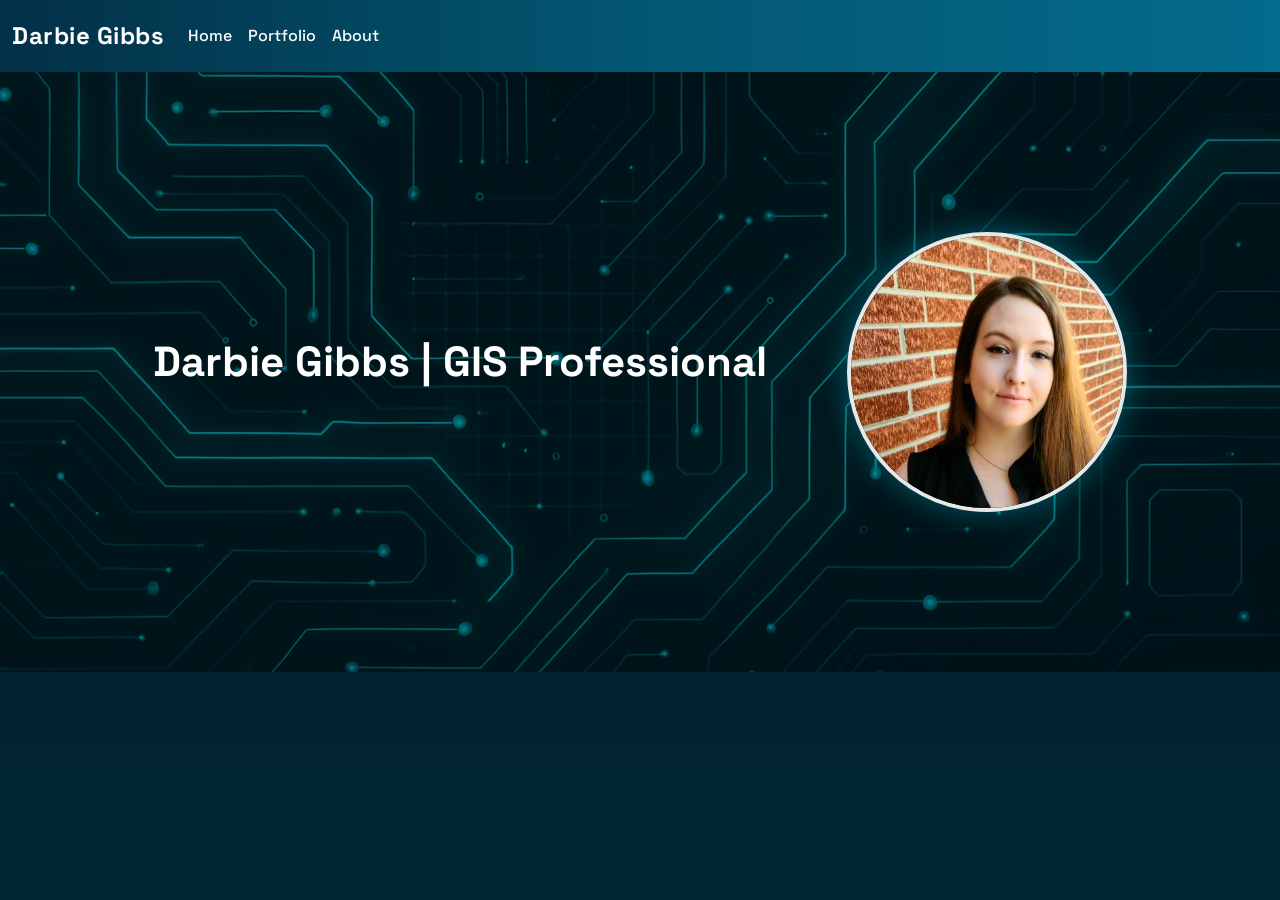
<file: index.html>
<!DOCTYPE html>
<html lang="en">

<head>
    <meta charset="utf-8">
    <meta name="viewport" content="width=device-width, initial-scale=1">
    <meta name="keywords" content="maps, cartography"/>
	<title>Darbie Gibbs</title>

    <!--put your Bootstrap stylesheet links below this comment and above style.css-->
    <link rel="stylesheet" href="css/bootstrap.min.css">
    <link rel="stylesheet" href="css/style.css">
    <link rel="stylesheet" href="https://fonts.googleapis.com/css2?family=Space+Grotesk&display=swap">
    <link rel="stylesheet" href="https://fonts.googleapis.com/css2?family=Quicksand:wght@300..700&display=swap">

</head>

<body>
    <!-- Create the navbar -->
    <nav class="navbar navbar-expand-lg navbar-default">
        <!-- Container inside the navbar header to span the page -->
        <div class="container-fluid">
            <!-- Creates the navbar header -->
            <a class="navbar-brand" href="index.html">Darbie Gibbs</a>
            <!-- This complex script is just for a hamburger button, which will appear on smaller screens -->
            <button class="navbar-toggler" type="button" data-bs-toggle="collapse" data-bs-target="#navbarNav" aria-controls="navbarNav" aria-expanded="false" aria-label="Toggle navigation">
                <svg width="1em" height="1em" viewBox="0 0 16 16" class="bi bi-list" xmlns="http://www.w3.org/2000/svg">
                    <path fill-rule="evenodd" d="M2.5 11.5A.5.5 0 0 1 3 11h10a.5.5 0 0 1 0 1H3a.5.5 0 0 1-.5-.5zm0-4A.5.5 0 0 1 3 7h10a.5.5 0 0 1 0 1H3a.5.5 0 0 1-.5-.5zm0-4A.5.5 0 0 1 3 3h10a.5.5 0 0 1 0 1H3a.5.5 0 0 1-.5-.5z" /></svg>
                <span class="menu"> Menu</span>
            </button>
            <!-- Links to include in navbar -->
            <div class="collapse navbar-collapse" id="navbarNav">
                <!-- Unordered list for links on navbar -->
                <ul class="navbar-nav">
                    <li class="nav-item">
                        <a class="nav-link active" aria-current="page" href="index.html ">Home</a>
                    </li>
                    <li class="nav-item">
                        <a class="nav-link" href="portfolio.html">Portfolio</a>
                    </li>
                    <li class="nav-item">
                        <a class="nav-link" href="about.html">About</a>
                    </li>
                </ul>
            </div> <!-- end .navbar-collapse -->
        </div> <!-- end .container-fluid -->
    </nav> <!-- end navigation bar -->  
	
    <div class="header-banner">
        <div class="banner-content">
            <h2>Darbie Gibbs | GIS Professional</h2>
            <img class="profile-pic" src="assets/PersonalPic.jpg" alt="Darbie Gibbs">
        </div>
    </div>
	
    

    <!--put your external script links here-->
    <script type="text/javascript" src="lib/jquery-3.5.1.min.js"></script>
    <script type="text/javascript" src="lib/bootstrap.min.js"></script>
</body>

</html>
</file>
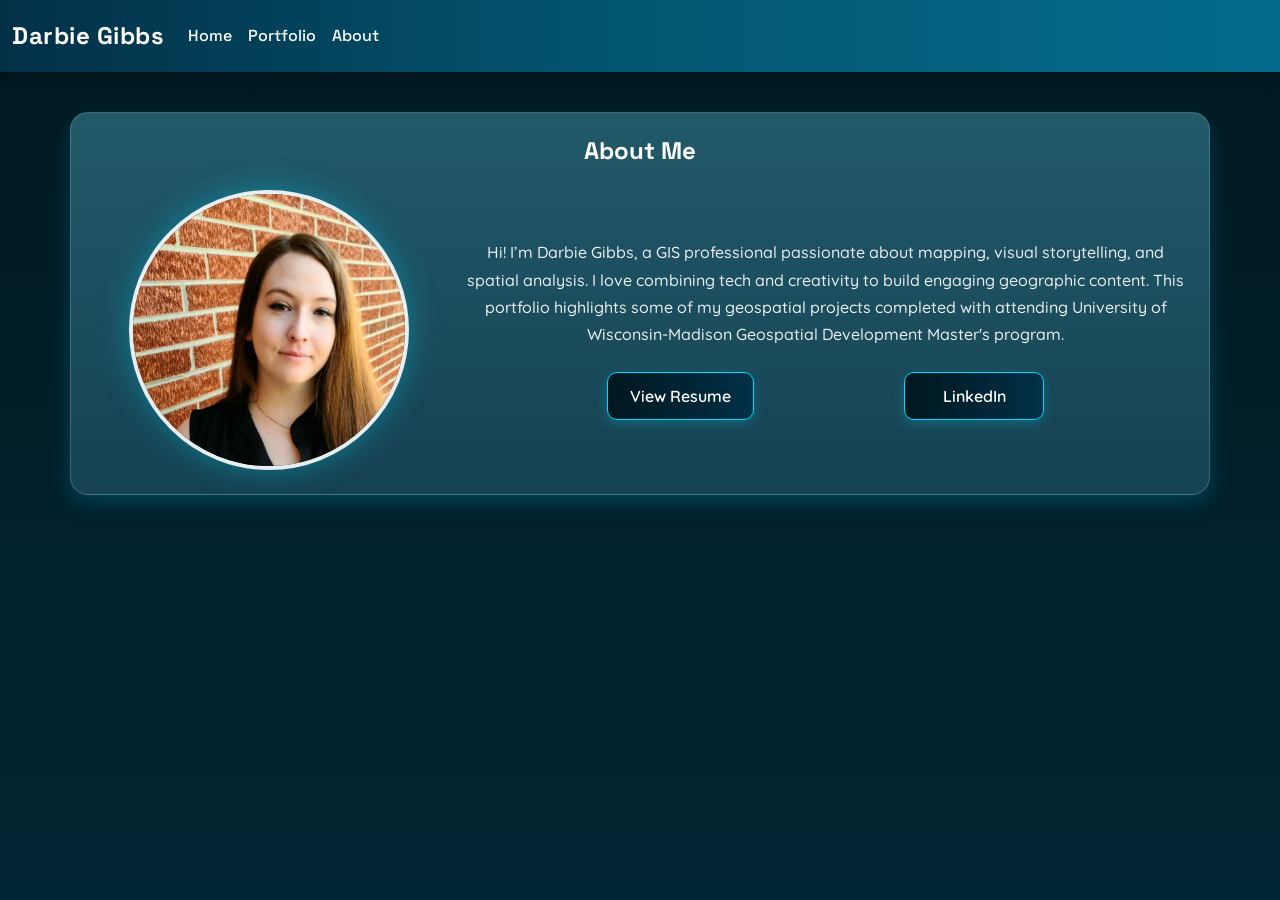
<file: about.html>
<!DOCTYPE html>
<html lang="en">

<head>
    <meta charset="utf-8">
    <meta name="viewport" content="width=device-width, initial-scale=1">
    <title>Darbie Gibbs</title>
    

    <!--put your Bootstrap stylesheet links below this comment and above style.css-->
    <link rel="stylesheet" href="css/bootstrap.min.css">
    <link rel="stylesheet" href="css/style.css">
    <link rel="stylesheet" href="https://fonts.googleapis.com/css2?family=Space+Grotesk&display=swap">
    <link rel="stylesheet" href="https://fonts.googleapis.com/css2?family=Quicksand:wght@300..700&display=swap">

</head>

<body>
    <!-- Create the navbar -->
    <nav class="navbar navbar-expand-lg navbar-default">
        <!-- Container inside the navbar header to span the page -->
        <div class="container-fluid">
            <!-- Creates the navbar header -->
            <a class="navbar-brand" href="index.html">Darbie Gibbs</a>
            <!-- This complex script is just for a hamburger button, which will appear on smaller screens -->
            <button class="navbar-toggler" type="button" data-bs-toggle="collapse" data-bs-target="#navbarNav" aria-controls="navbarNav" aria-expanded="false" aria-label="Toggle navigation">
                <svg width="1em" height="1em" viewBox="0 0 16 16" class="bi bi-list" xmlns="http://www.w3.org/2000/svg">
                    <path fill-rule="evenodd" d="M2.5 11.5A.5.5 0 0 1 3 11h10a.5.5 0 0 1 0 1H3a.5.5 0 0 1-.5-.5zm0-4A.5.5 0 0 1 3 7h10a.5.5 0 0 1 0 1H3a.5.5 0 0 1-.5-.5zm0-4A.5.5 0 0 1 3 3h10a.5.5 0 0 1 0 1H3a.5.5 0 0 1-.5-.5z" /></svg>
                <span class="menu"> Menu</span>
            </button>
            <!-- Links to include in navbar -->
            <div class="collapse navbar-collapse" id="navbarNav">
                <!-- Unordered list for links on navbar -->
                <ul class="navbar-nav">
                    <li class="nav-item">
                        <a class="nav-link active" aria-current="page" href="index.html ">Home</a>
                    </li>
                    <li class="nav-item">
                        <a class="nav-link" href="portfolio.html">Portfolio</a>
                    </li>
                    <li class="nav-item">
                        <a class="nav-link" href="about.html">About</a>
                    </li>
                </ul>
            </div> <!-- end .navbar-collapse -->
        </div> <!-- end .container-fluid -->
    </nav> <!-- end navigation bar -->  


    <div class="container mb-5">
        <div class="card2 p-4">
          <h2 class="card2-title mb-4">About Me</h2>
          <div class="row align-items-center">
            <div class="col-md-4 text-center mb-3 mb-md-0">
                <img class="profile-pic" src="assets/PersonalPic.jpg" alt="Darbie Gibbs">
            </div>
            <div class="col-md-8">
              <p class="card2-info">
                Hi! I’m Darbie Gibbs, a GIS professional passionate about mapping, visual storytelling, and spatial analysis.
                I love combining tech and creativity to build engaging geographic content. This portfolio highlights some of
                my geospatial projects completed with attending University of Wisconsin-Madison Geospatial Development Master's program.
              </p>
              <div class="about-buttons mt-4">
                <a href="assets/DarbieGibbsResume_2026.pdf" class="card-button" target="_blank">View Resume</a>
                <a href="https://www.linkedin.com/in/darbie-gibbs" class="card-button" target="_blank" rel="noopener noreferrer">LinkedIn</a>
              </div>
            </div>
          </div>
        </div>
      </div>

    <!--put your external script links here-->
    <script type="text/javascript" src="lib/jquery-3.5.1.min.js"></script>
    <script type="text/javascript" src="lib/bootstrap.min.js"></script>
</body>

</html>
</file>
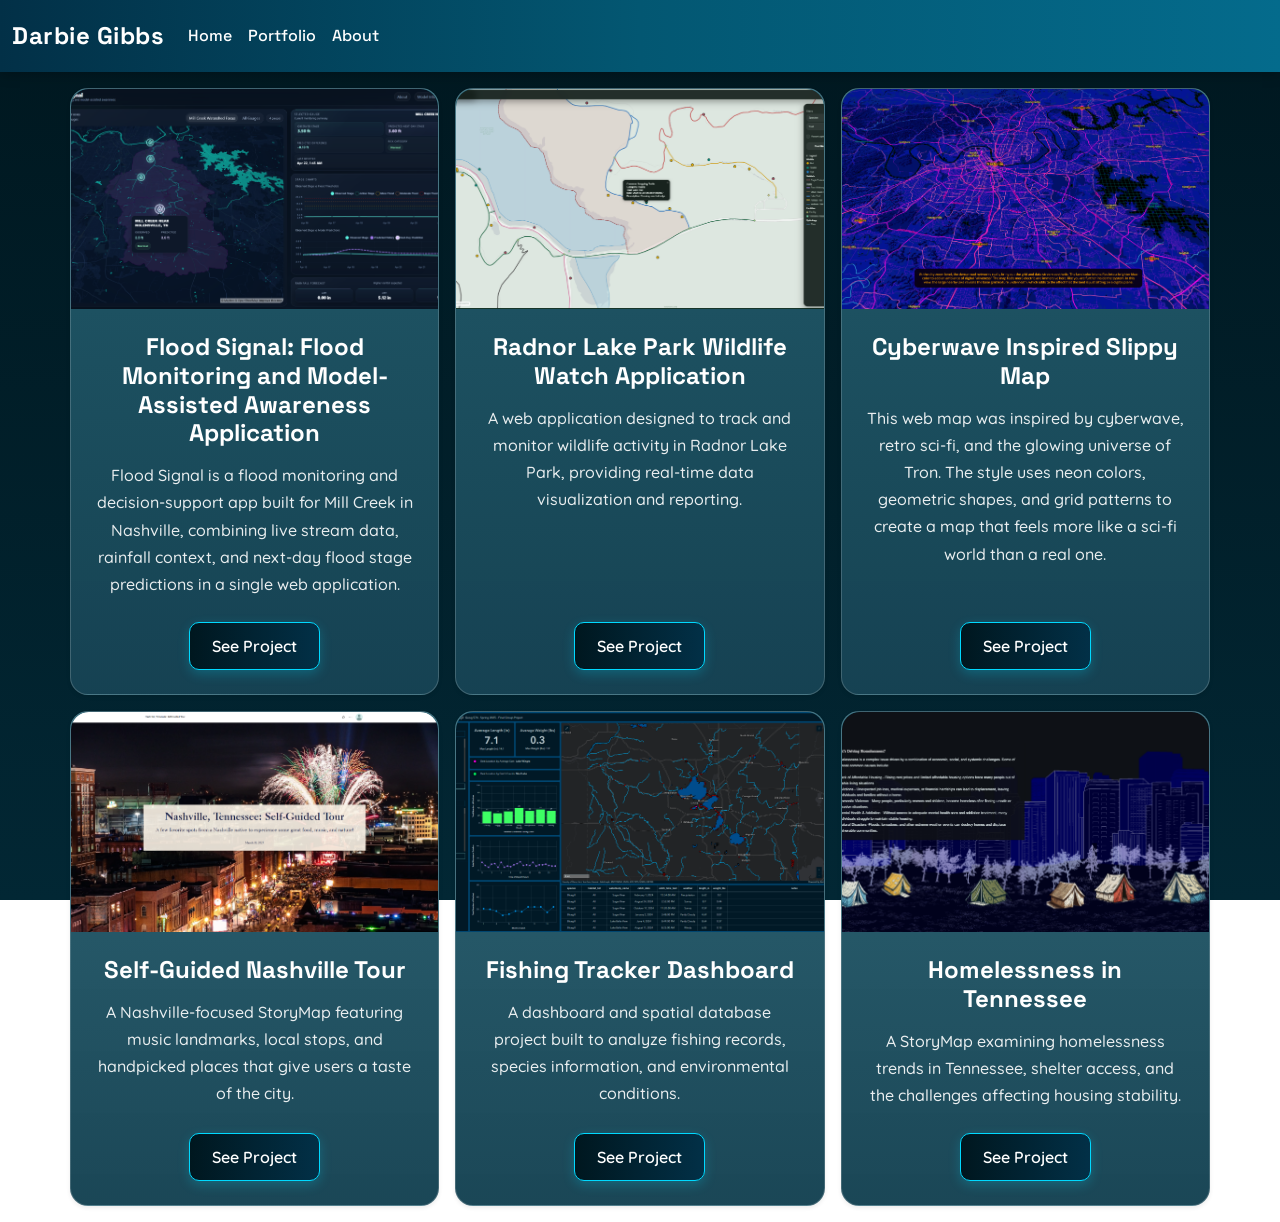
<file: portfolio.html>
<!DOCTYPE html>
<html lang="en">

<head>
    <meta charset="utf-8">
    <meta name="viewport" content="width=device-width, initial-scale=1">
    <title>Darbie Gibbs</title>

    <!--put your Bootstrap stylesheet links below this comment and above style.css-->
    <link rel="stylesheet" href="css/bootstrap.min.css">
    <link rel="stylesheet" href="css/style.css">
    <link rel="stylesheet" href="https://fonts.googleapis.com/css2?family=Space+Grotesk&display=swap">
    <link rel="stylesheet" href="https://fonts.googleapis.com/css2?family=Quicksand:wght@300..700&display=swap">

</head>

<body>
    <!-- Create the navbar -->
    <nav class="navbar navbar-expand-lg navbar-default">
        <!-- Container inside the navbar header to span the page -->
        <div class="container-fluid">
            <!-- Creates the navbar header -->
            <a class="navbar-brand" href="index.html">Darbie Gibbs</a>
            <!-- This complex script is just for a hamburger button, which will appear on smaller screens -->
            <button class="navbar-toggler" type="button" data-bs-toggle="collapse" data-bs-target="#navbarNav" aria-controls="navbarNav" aria-expanded="false" aria-label="Toggle navigation">
                <svg width="1em" height="1em" viewBox="0 0 16 16" class="bi bi-list" xmlns="http://www.w3.org/2000/svg">
                    <path fill-rule="evenodd" d="M2.5 11.5A.5.5 0 0 1 3 11h10a.5.5 0 0 1 0 1H3a.5.5 0 0 1-.5-.5zm0-4A.5.5 0 0 1 3 7h10a.5.5 0 0 1 0 1H3a.5.5 0 0 1-.5-.5zm0-4A.5.5 0 0 1 3 3h10a.5.5 0 0 1 0 1H3a.5.5 0 0 1-.5-.5z" /></svg>
                <span class="menu"> Menu</span>
            </button>
            <!-- Links to include in navbar -->
            <div class="collapse navbar-collapse" id="navbarNav">
                <!-- Unordered list for links on navbar -->
                <ul class="navbar-nav">
                    <li class="nav-item">
                        <a class="nav-link active" aria-current="page" href="index.html ">Home</a>
                    </li>
                    <li class="nav-item">
                        <a class="nav-link" href="portfolio.html">Portfolio</a>
                    </li>
                    <li class="nav-item">
                        <a class="nav-link" href="about.html">About</a>
                    </li>
                </ul>
            </div> <!-- end .navbar-collapse -->
        </div> <!-- end .container-fluid -->
    </nav> <!-- end navigation bar -->  

	
    <div class="container py-3">
      <div class="row g-3">
        <div class="col-md-6 col-lg-4">
          <div class="card h-100 shadow-sm">
            <a href="https://blue-sand-0cc98fe10.7.azurestaticapps.net/">
              <img class="card-img-top project-img" src="assets/floodsignal.png" alt="Flood Signal: Flood Monitoring and Model-Assisted Awareness Application">
            </a>
            <div class="card-body d-flex flex-column">
              <h5 class="card-title">Flood Signal: Flood Monitoring and Model-Assisted Awareness Application</h5>
              <p class="card-info">
                Flood Signal is a flood monitoring and decision-support app built for Mill Creek in Nashville, combining live stream data, rainfall context, and next-day flood stage predictions in a single web application.
              </p>
              <a href="https://blue-sand-0cc98fe10.7.azurestaticapps.net/" class="btn btn-primary mt-auto">See Project</a>
            </div>
          </div>
        </div>
    
        <div class="col-md-6 col-lg-4">
          <div class="card h-100 shadow-sm">
            <a href="https://dewberries.github.io/RadnorLakeParkWildlifeWatch/">
              <img class="card-img-top project-img" src="assets/rad2.png" alt="Radnor Lake Park Wildlife Watch Application">
            </a>
            <div class="card-body d-flex flex-column">
              <h5 class="card-title">Radnor Lake Park Wildlife Watch Application</h5>
              <p class="card-info">
                A web application designed to track and monitor wildlife activity in Radnor Lake Park, providing real-time data visualization and reporting.
              </p>
              <a href="https://dewberries.github.io/RadnorLakeParkWildlifeWatch/" class="btn btn-primary mt-auto">See Project</a>
            </div>
          </div>
        </div>
    
        <div class="col-md-6 col-lg-4">
          <div class="card h-100 shadow-sm">
            <a href="https://dewberries.github.io/slipmaplab3/">
              <img class="card-img-top project-img" src="assets/SlippyMap.png" alt="Cyberwave Inspired Slippy Map">
            </a>
            <div class="card-body d-flex flex-column">
              <h5 class="card-title">Cyberwave Inspired Slippy Map</h5>
              <p class="card-info">
                This web map was inspired by cyberwave, retro sci-fi, and the glowing universe of Tron. The style uses neon colors, geometric shapes, and grid patterns to create a map that feels more like a sci-fi world than a real one.
              </p>
              <a href="https://dewberries.github.io/slipmaplab3/" class="btn btn-primary mt-auto">See Project</a>
            </div>
          </div>
        </div>
    
        <div class="col-md-6 col-lg-4">
          <div class="card h-100 shadow-sm">
            <a href="https://storymaps.arcgis.com/stories/962493d653334c5ebb85c72c06245aa1">
              <img class="card-img-top project-img" src="assets/NashvilleTour.png" alt="Nashville Guided Tour">
            </a>
            <div class="card-body d-flex flex-column">
              <h5 class="card-title">Self-Guided Nashville Tour</h5>
              <p class="card-info">
                A Nashville-focused StoryMap featuring music landmarks, local stops, and handpicked places that give users a taste of the city.
              </p>
              <a href="https://storymaps.arcgis.com/stories/962493d653334c5ebb85c72c06245aa1" class="btn btn-primary mt-auto">See Project</a>
            </div>
          </div>
        </div>
    
        <div class="col-md-6 col-lg-4">
          <div class="card h-100 shadow-sm">
            <a href="https://uw-mad.maps.arcgis.com/apps/dashboards/69f8a0ca69eb4eef8d604637f0d8f9d7">
              <img class="card-img-top project-img" src="assets/FishingDashboard.png" alt="Fishing App Dashboard">
            </a>
            <div class="card-body d-flex flex-column">
              <h5 class="card-title">Fishing Tracker Dashboard</h5>
              <p class="card-info">
                A dashboard and spatial database project built to analyze fishing records, species information, and environmental conditions.
              </p>
              <a href="https://uw-mad.maps.arcgis.com/apps/dashboards/69f8a0ca69eb4eef8d604637f0d8f9d7" class="btn btn-primary mt-auto">See Project</a>
            </div>
          </div>
        </div>
    
        <div class="col-md-6 col-lg-4">
          <div class="card h-100 shadow-sm">
            <a href="https://storymaps.arcgis.com/stories/236a40e3ac9144f1895326c82e0fd3b3">
              <img class="card-img-top project-img" src="assets/HomelessStoryMap.png" alt="Homelessness StoryMap">
            </a>
            <div class="card-body d-flex flex-column">
              <h5 class="card-title">Homelessness in Tennessee</h5>
              <p class="card-info">
                A StoryMap examining homelessness trends in Tennessee, shelter access, and the challenges affecting housing stability.
              </p>
              <a href="https://storymaps.arcgis.com/stories/236a40e3ac9144f1895326c82e0fd3b3" class="btn btn-primary mt-auto">See Project</a>
            </div>
          </div>
        </div>
      </div>
    </div>
    <!--put your external script links here-->
    <script type="text/javascript" src="lib/jquery-3.5.1.min.js"></script>
    <script type="text/javascript" src="lib/bootstrap.min.js"></script>
</body>

</html>
</file>
<file: css/style.css>
/***** GLOBAL STYLES *****/
body {
  font-family: "Quicksand", sans-serif;
  background: linear-gradient(180deg, #00171f 0%, #022734 100%);
  color: #ffffff;
  margin: 0;
  padding: 0;
}

.container {
    padding: 40px 0;
    background: transparent;
  }

p {
  font-size: 18px;
  line-height: 1.7;
  margin-bottom: 16px;
}

a {
  color: #00d9ff;
  transition: color 0.2s ease;
}

a:hover {
  color: #00ffdd;
  text-decoration: none;
}

hr {
  border: 0;
  height: 1px;
  background: linear-gradient(to right, transparent, rgba(255,255,255,0.6), transparent);
  margin: 30px 0;
}

.img-responsive {
  width: 100%;
  display: block;
}

/***** NAVBAR *****/
.navbar {
  background: linear-gradient(90deg, #023047 0%, #035772 50%, #046b8c 100%);
  border: none;
  border-radius: 0;
  box-shadow: 0 2px 12px rgba(0, 0, 0, 0.25);
  padding: 12px 0;
}

.navbar-default .navbar-brand {
  color: white;
  font-size: 24px;
  font-weight: 700;
  font-family: "Space Grotesk", sans-serif;
  letter-spacing: 0.5px;
}

.navbar-default .navbar-brand:hover,
.navbar-default .navbar-brand:focus {
  color: #00ffdd;
}

.navbar-default .navbar-nav > li > a {
  color: #ffffff;
  font-size: 16px;
  font-family: "Space Grotesk", sans-serif;
  font-weight: 500;
  padding: 12px 16px;
  transition: color 0.2s ease, background-color 0.2s ease;
  border-radius: 8px;
}

.navbar-default .navbar-nav > li > a:hover,
.navbar-default .navbar-nav > li > a:focus {
  color: #00ffdd;
  background-color: rgba(255, 255, 255, 0.08);
}

.navbar-toggler {
  color: #ffffff;
  border: 1px solid #00d9ff;
  background-color: transparent;
  border-radius: 8px;
  font-size: 16px;
  margin-right: 10px;
  padding: 8px 12px;
  transition: all 0.2s ease;
}

.navbar-toggler:hover,
.navbar-toggler:focus {
  background-color: #00ffdd;
  color: #00171f;
  border-color: #00ffdd;
}

/***** JUMBOTRON *****/
.jumbotron {
  background-image: url("../assets/techlines.png");
  background-size: cover;
  background-position: center;
  text-align: center;
  color: #fff;
  padding: 60px 20px;
  border-radius: 0;
  position: relative;
}

.jumbotron::before {
  content: "";
  position: absolute;
  inset: 0;
  background: rgba(0, 23, 31, 0.45);
}

.jumbotron > * {
  position: relative;
  z-index: 1;
}

.jumbotron h2 {
  font-size: 40px;
  font-family: "Space Grotesk", sans-serif;
  font-weight: 700;
  margin-bottom: 12px;
}

/***** HOMEPAGE HEADER *****/
.header-banner {
  background-image: url("../assets/techlines2.png");
  background-size: cover;
  background-position: center;
  min-height: 600px;
  display: flex;
  align-items: center;
  justify-content: center;
  color: white;
  font-family: "Space Grotesk", sans-serif;
  position: relative;
  padding: 40px 20px;
}

.header-banner::before {
  content: "";
  position: absolute;
  inset: 0;
  background: rgba(0, 23, 31, 0.55);
}

.banner-content {
  position: relative;
  z-index: 1;
  display: flex;
  align-items: center;
  gap: 80px;
  padding: 0 20px;
  max-width: 1200px;
}

.banner-content h2 {
  font-size: 42px;
  font-weight: 700;
  margin: 0 0 20px;
  line-height: 1.2;
}

.about-me-text {
  font-family: "Quicksand", sans-serif;
  text-align: left;
  font-size: 18px;
  font-weight: 500;
  line-height: 1.8;
  max-width: 520px;
  color: rgba(255, 255, 255, 0.92);
}

.profile-pic {
  width: 280px;
  height: 280px;
  border-radius: 50%;
  border: 4px solid rgba(255, 255, 255, 0.9);
  object-fit: cover;
  box-shadow: 0 0 30px rgba(0, 217, 255, 0.35);
}

@media (max-width: 768px) {
  .banner-content {
    flex-direction: column;
    text-align: center;
    gap: 32px;
  }

  .banner-content h2 {
    font-size: 32px;
  }

  .about-me-text {
    text-align: center;
    font-size: 16px;
  }

  .profile-pic {
    width: 220px;
    height: 220px;
  }
}

.about-buttons {
    display: flex;
    justify-content: center;
    align-items: center;
    gap: 150px;
    flex-wrap: wrap;
  }
  
  .about-buttons .card-button {
    min-width: 140px;
    text-align: center;
  }
  
  @media (max-width: 576px) {
    .about-buttons {
      flex-direction: column;
    }
  }

/***** CARDS *****/
.card,
.card2 {
  background: linear-gradient(180deg, rgba(35, 93, 110, 0.95) 0%, rgba(22, 67, 83, 0.98) 100%);
  border: 1px solid rgba(255, 255, 255, 0.18);
  width: 100%;
  border-radius: 18px;
  box-shadow: 0 8px 22px rgba(0, 217, 255, 0.18);
  overflow: hidden;
  transition: transform 0.25s ease, box-shadow 0.25s ease, border-color 0.25s ease;
}

.card {
  min-height: 100%;
}

.card:hover {
  transform: translateY(-6px);
  border-color: #00ffdd;
  box-shadow: 0 12px 28px rgba(0, 255, 221, 0.2);
}

.card-img-top {
  border-top-left-radius: 18px;
  border-top-right-radius: 18px;
  width: 100%;
  height: 220px;
  object-fit: cover;
}

.card-body {
  display: flex;
  flex-direction: column;
  justify-content: space-between;
  padding: 24px;
}

.card-title,
.card2-title {
  text-align: center;
  font-family: "Space Grotesk", sans-serif;
  font-size: 24px;
  font-weight: 700;
  margin-bottom: 14px;
  color: #ffffff;
}

.card-info,
.card2-info {
  font-family: "Quicksand", sans-serif;
  text-align: center;
  font-size: 16px;
  font-weight: 500;
  line-height: 1.7;
  color: rgba(255, 255, 255, 0.9);
  margin-bottom: 24px;
}

/***** BUTTONS *****/
.card-button,
.card-body a.btn,
.card-body a {
  display: inline-block;
  align-self: center;
  background: linear-gradient(90deg, #00171f 0%, #023047 100%);
  color: #ffffff;
  border: 1px solid #00d9ff;
  border-radius: 10px;
  padding: 11px 22px;
  font-weight: 600;
  text-decoration: none;
  transition: all 0.25s ease;
  box-shadow: 0 4px 12px rgba(0, 217, 255, 0.22);
}

.card-button:hover,
.card-body a.btn:hover,
.card-body a:hover {
  background: #00ffdd;
  color: #00171f;
  border-color: #00ffdd;
  transform: translateY(-2px);
}

/***** TEXT SECTIONS *****/
#about-world {
  max-width: 100%;
}

.resume h3 {
  font-weight: 700;
  font-family: "Space Grotesk", sans-serif;
  margin-bottom: 12px;
}

html,
body {
  min-height: 100%;
}

body {
  background: linear-gradient(180deg, #00171f 0%, #022734 100%);
  background-attachment: fixed;
}

main,
section,
footer {
  background: transparent;
}

footer {
  color: #ffffff;
  border: none;
  box-shadow: none;
}
</file>
